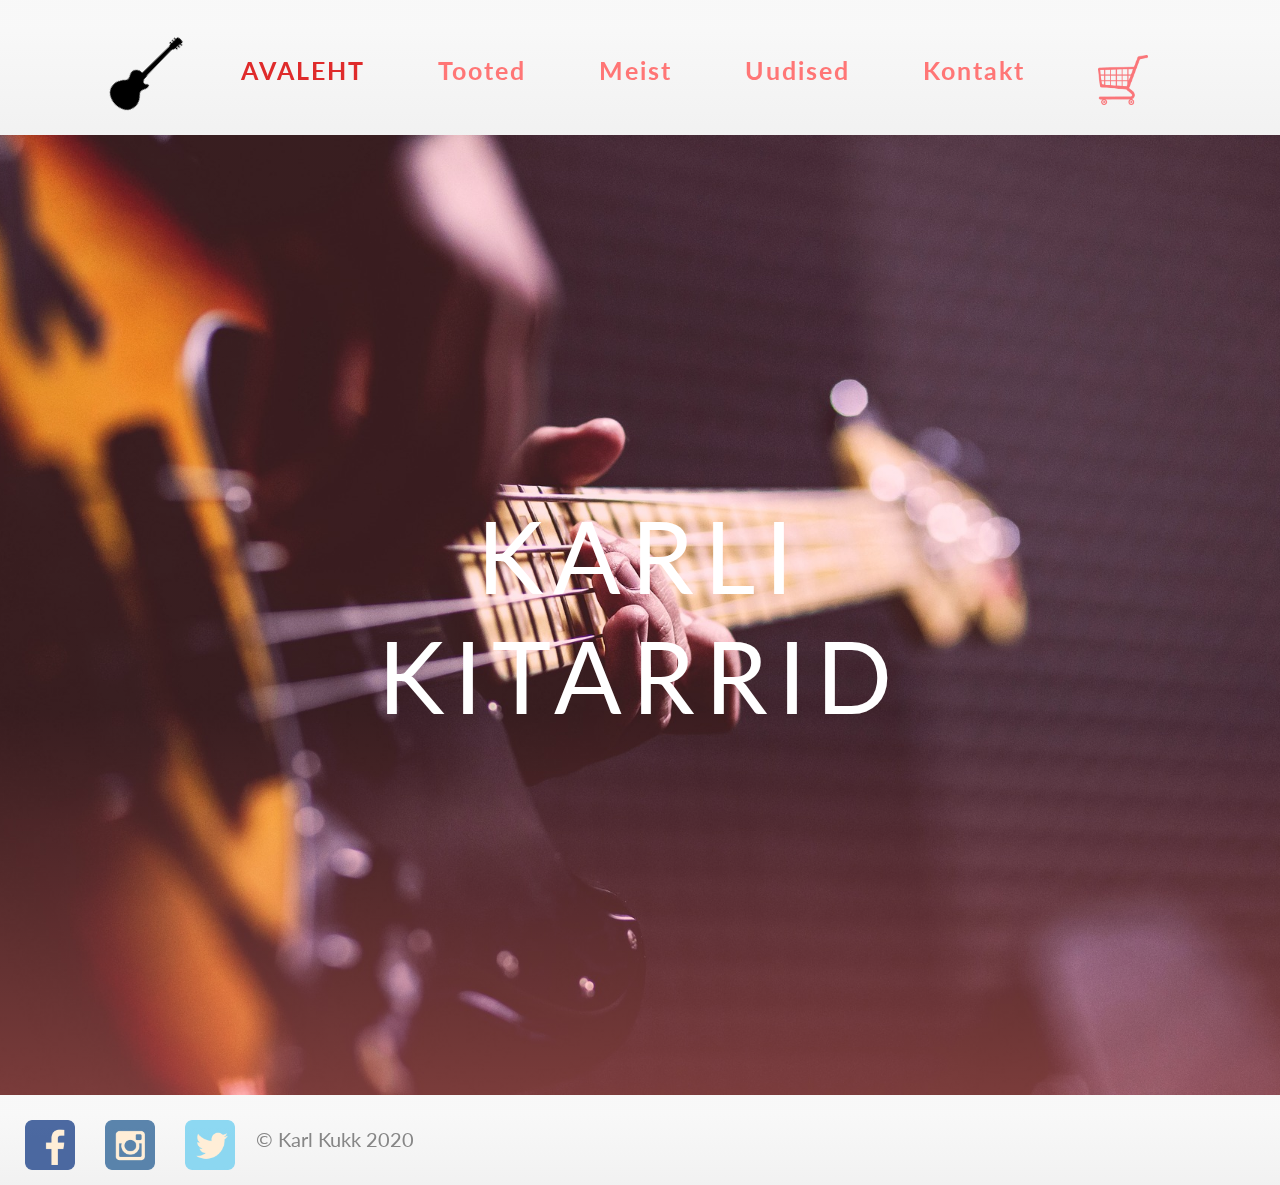
<file: index.html>
<!DOCTYPE html>
<html lang="en">
  <head>
    <meta charset="UTF-8" />
    <meta name="viewport" content="width=device-width, initial-scale=1.0" />
    <link rel="stylesheet" href="style.css" />
    <link rel="stylesheet" href="queries.css" />
    <link
      href="https://fonts.googleapis.com/css2?family=Lato:wght@400;700&display=swap"
      rel="stylesheet"
    />
    <title>Karli Kitarrid</title>
  </head>
  <body>
    <header>
      <div class="header-container">
        <div class="header-container__left">
          <object data="Guitar-Silhouette1.svg" type="image/svg+xml" class="svg"></object>
        </div>
        <div class="header-container__right">
          <nav>
            <input id="hamburger" type="checkbox" class="hamburger" />
              <label class="hamburger-icon" for="hamburger">
                <div class="line upper-line"></div>
                <div class="line middle-line"></div>
                <div class="line lower-line"></div>
              </label>
            <ul class="nav-ul">
              <li><a href="index.html" class="active">AVALEHT</a></li>
              <li><a href="tooted.html">Tooted</a></li>
              <li><a href="tutvustus.html">Meist</a></li>
              <li><a href="uudised.html">Uudised</a></li>
              <li><a href="kontakt.html">Kontakt</a></li>
              <li>
                <a href="ostukorv.html"><img src="cart.png" class="cart" /></a>
              </li>
            </ul>
          </nav>
        </div>
      </div>
    </header>
    <main>
      <div class="header-image-index">
        <h1>KARLI KITARRID</h1>
      </div>
      <div class="container"></div>
    </main>
    <footer>
      <div class="footer-left">
        <img src="facebook.png" class="social" />
        <img src="instagram.png" class="social" />
        <img src="twitter.png" class="social" />
      </div>
      <div class="footer-right">
        <p>&copy; Karl Kukk 2020</p>
      </div>
    </footer>
  </body>
</html>
</file>
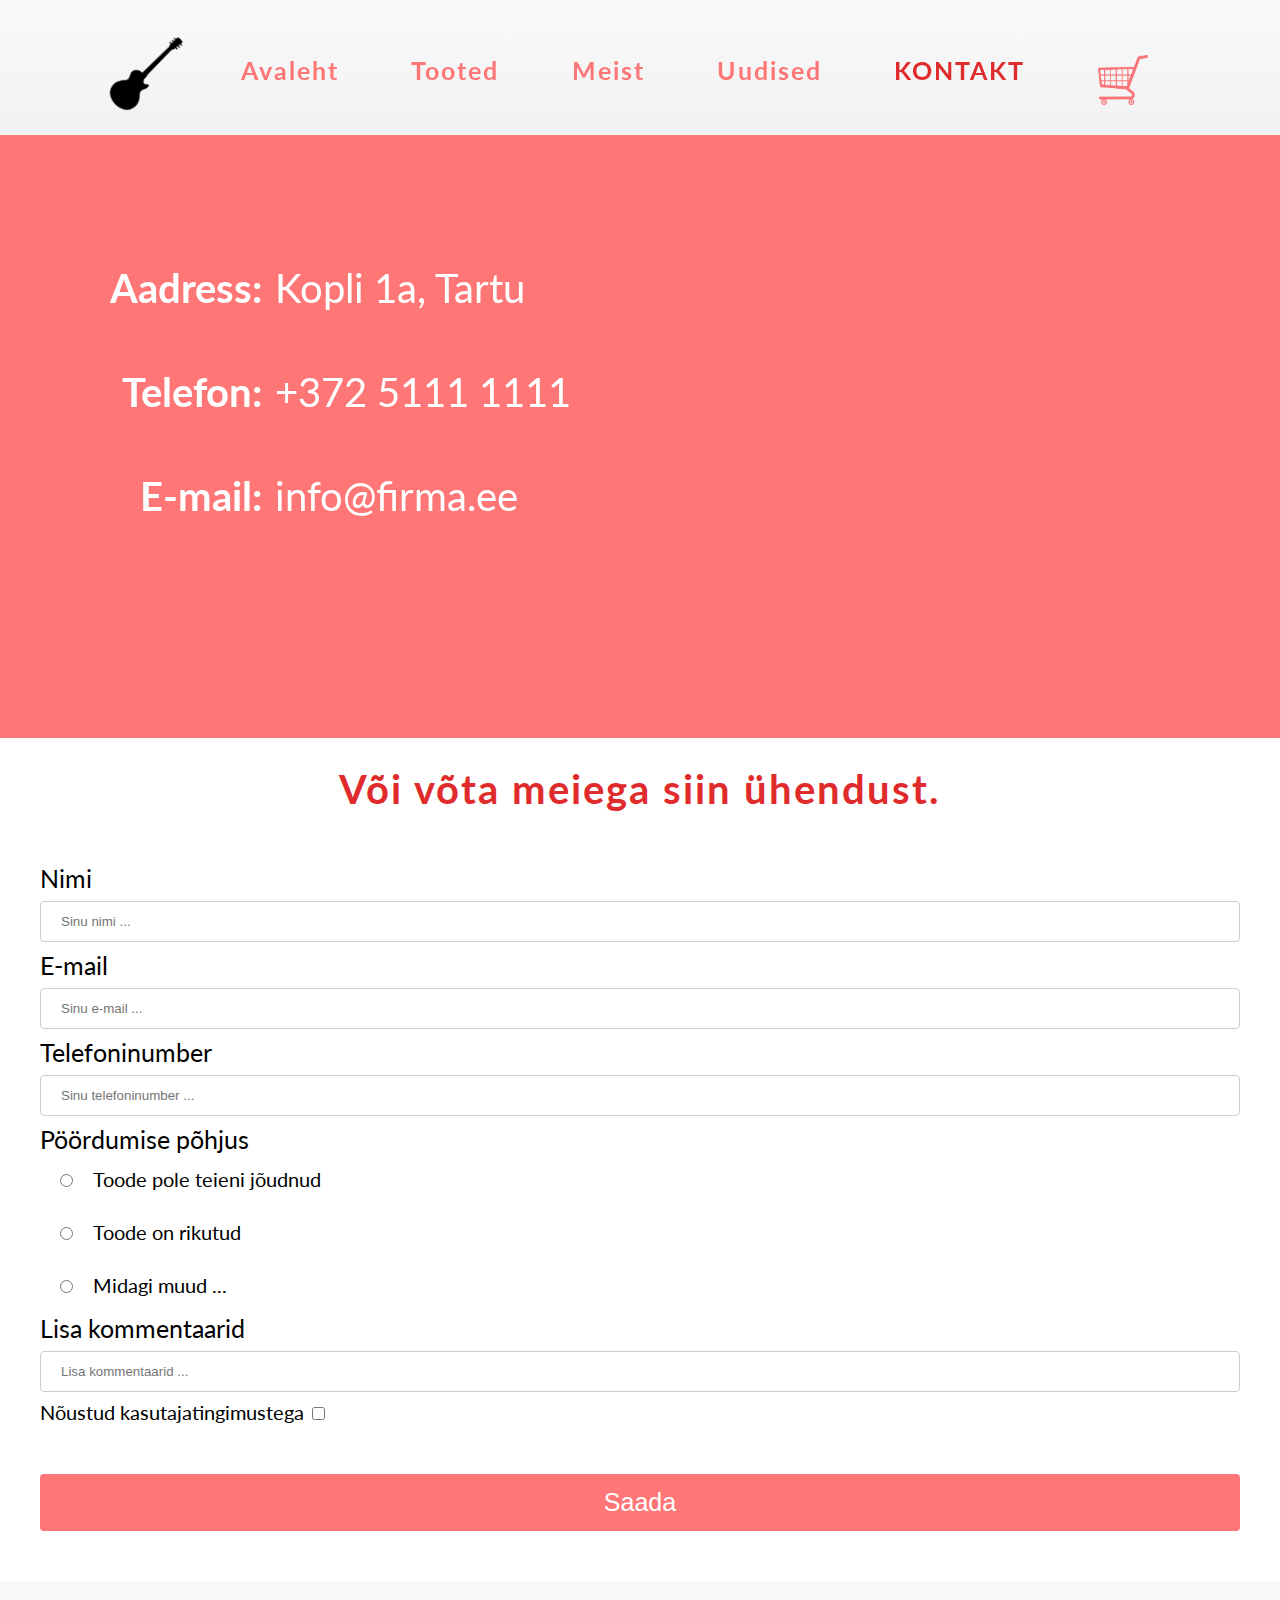
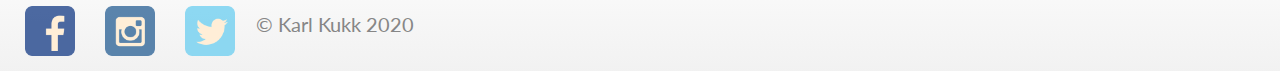
<file: kontakt.html>
<!DOCTYPE html>
<html lang="en">
  <head>
    <meta charset="UTF-8" />
    <meta name="viewport" content="width=device-width, initial-scale=1.0" />
    <link rel="stylesheet" href="style.css" />
    <link rel="stylesheet" href="queries.css" />
    <link
      href="https://fonts.googleapis.com/css2?family=Lato:wght@400;700&display=swap"
      rel="stylesheet"
    />
    <title>Karli Kitarrid</title>
  </head>
  <body>
    <header>
      <div class="header-container">
        <div class="header-container__left">
          <object data="Guitar-Silhouette1.svg" type="image/svg+xml" class="svg"></object>
        </div>
        <div class="header-container__right">
          <nav>
            <input id="hamburger" type="checkbox" class="hamburger" />
              <label class="hamburger-icon" for="hamburger">
                <div class="line upper-line"></div>
                <div class="line middle-line"></div>
                <div class="line lower-line"></div>
              </label>
            <ul class="nav-ul">
              <li><a href="index.html">Avaleht</a></li>
              <li><a href="tooted.html">Tooted</a></li>
              <li><a href="tutvustus.html">Meist</a></li>
              <li><a href="uudised.html">Uudised</a></li>
              <li><a href="kontakt.html" class="active">KONTAKT</a></li>
              <li>
                <a href="ostukorv.html"><img src="cart.png" class="cart" /></a>
              </li>
            </ul>
          </nav>
        </div>
      </div>
    </header>
    <main>
      <div class="taust-roosa">
        <div class="container">
          <section class="contact-info">
            <div class="contact-info__left">
              <table>
                <tr>
                  <td>Aadress:</td>
                  <td>Kopli 1a, Tartu</td>
                </tr>
                <tr>
                  <td>Telefon:</td>
                  <td>+372 5111 1111</td>
                </tr>
                <tr>
                  <td>E-mail:</td>
                  <td>info@firma.ee</td>
                </tr>
              </table>
            </div>
            <div class="contact-info__right">
              <iframe
                src="https://www.google.com/maps/embed?pb=!1m18!1m12!1m3!1d2093.5604573368637!2d26.712132216151904!3d58.35021649617709!2m3!1f0!2f0!3f0!3m2!1i1024!2i768!4f13.1!3m3!1m2!1s0x46eb3747e8c9e947%3A0xcbc461423c9d99c8!2sKopli%201a%2C%2050115%20Tartu!5e0!3m2!1set!2see!4v1599203136826!5m2!1set!2see"
                width="500"
                height="400"
                frameborder="0"
                style="border: 0"
                allowfullscreen=""
                aria-hidden="false"
                tabindex="0"
              ></iframe>
            </div>
          </section>
        </div>
      </div>
      <div class="container">
        <div class="vorm">
          <h1>Või võta meiega siin ühendust.</h1>
          <form>
            <label>Nimi</label>
            <input type="text" placeholder="Sinu nimi ..." />
            <label>E-mail</label>
            <input type="email" placeholder="Sinu e-mail ..." />
            <label>Telefoninumber</label>
            <input type="tel" placeholder="Sinu telefoninumber ..." />
            <label>Pöördumise põhjus</label>

            <div class="radio-label">
              <input type="radio" /><label class="radio"
                >Toode pole teieni jõudnud</label
              >
            </div>
            <div class="radio-label">
              <input type="radio" /><label class="radio"
                >Toode on rikutud</label
              >
            </div>
            <div class="radio-label">
              <input type="radio" /><label class="radio">Midagi muud ...</label>
            </div>

            <label>Lisa kommentaarid</label>
            <input type="text" placeholder="Lisa kommentaarid ..." />
            <label class="checkbox-label">Nõustud kasutajatingimustega</label>
            <input type="checkbox" />

            <input type="submit" value="Saada" />
          </form>
        </div>
      </div>
    </main>
    <footer>
      <div class="footer-left">
        <img src="facebook.png" class="social" />
        <img src="instagram.png" class="social" />
        <img src="twitter.png" class="social" />
      </div>
      <div class="footer-right">
        <p>&copy; Karl Kukk 2020</p>
      </div>
    </footer>
  </body>
</html>
</file>
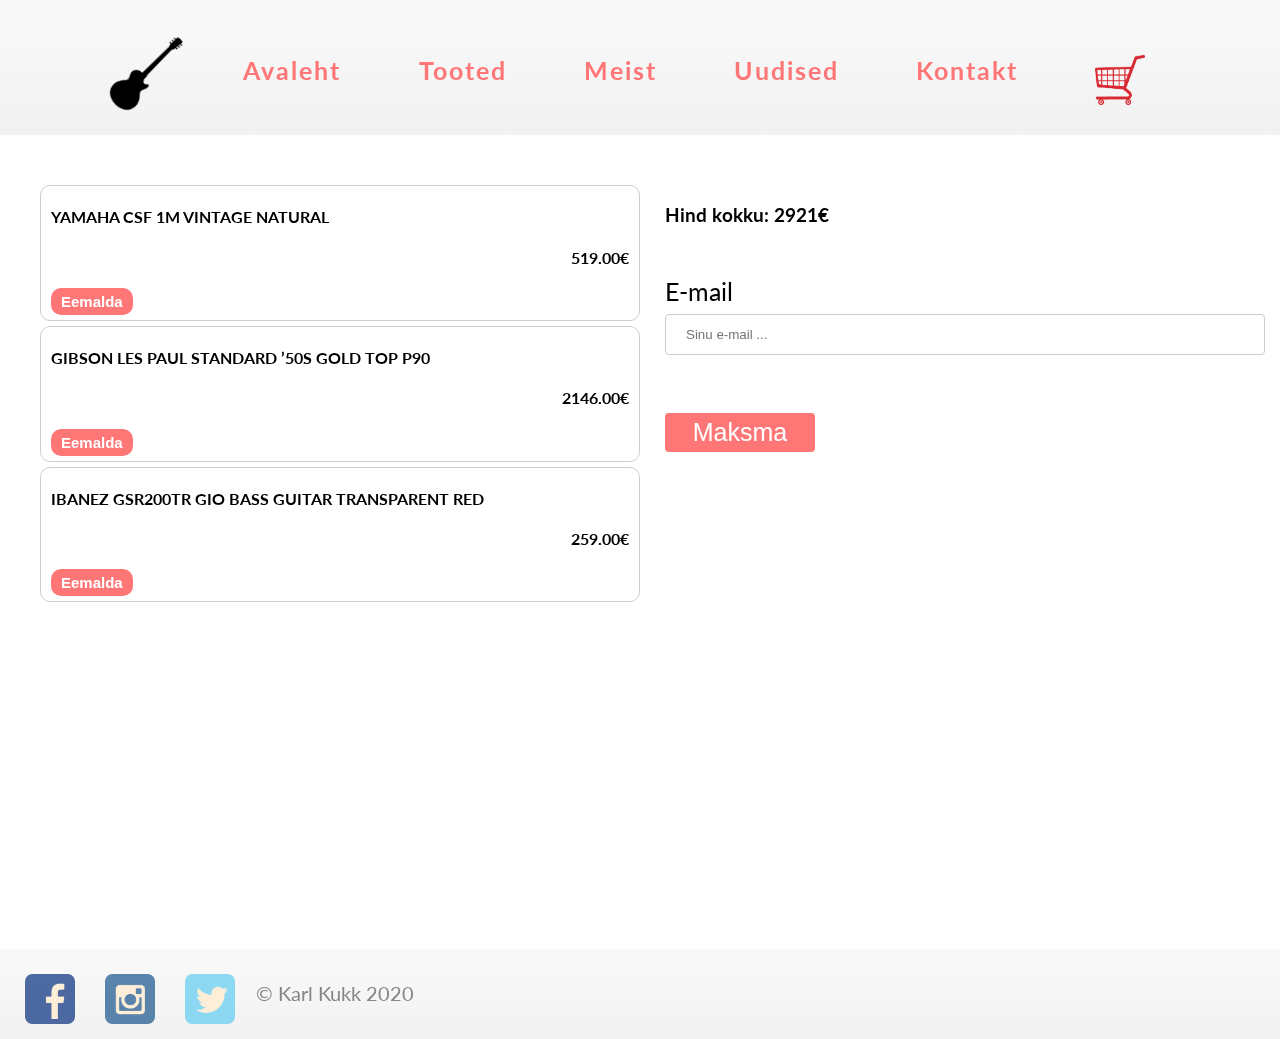
<file: ostukorv.html>
<!DOCTYPE html>
<html lang="en">
  <head>
    <meta charset="UTF-8" />
    <meta name="viewport" content="width=device-width, initial-scale=1.0" />
    <link rel="stylesheet" href="style.css" />
    <link rel="stylesheet" href="queries.css" />
    <link
      href="https://fonts.googleapis.com/css2?family=Lato:wght@400;700&display=swap"
      rel="stylesheet"
    />
    <title>Karli Kitarrid</title>
  </head>
  <body>
    <header>
      <div class="header-container">
        <div class="header-container__left">
          <object data="Guitar-Silhouette1.svg" type="image/svg+xml" class="svg"></object>
        </div>
        <div class="header-container__right">
          <nav>
            <input id="hamburger" type="checkbox" class="hamburger" />
              <label class="hamburger-icon" for="hamburger">
                <div class="line upper-line"></div>
                <div class="line middle-line"></div>
                <div class="line lower-line"></div>
              </label>
            <ul class="nav-ul">
              <li><a href="index.html">Avaleht</a></li>
              <li><a href="tooted.html">Tooted</a></li>
              <li><a href="tutvustus.html">Meist</a></li>
              <li><a href="uudised.html">Uudised</a></li>
              <li><a href="kontakt.html">Kontakt</a></li>
              <li>
                <a href="ostukorv.html" class="active"
                  ><img src="cart-active.png" class="cart"
                /></a>
              </li>
            </ul>
          </nav>
        </div>
      </div>
    </header>
    <main>

      <div class="container">
        <div class="ostukorv">
          <div class="ostukorv-left">
            
            <div class="ostukorv-item">
              <h4>YAMAHA CSF 1M VINTAGE NATURAL</h4>
              <h4 class="ostukorv-hind">519.00€</h4>
              <button class="btn-ostukorv">Eemalda</button>
            </div>

            <div class="ostukorv-item">
              <h4>GIBSON LES PAUL STANDARD ’50S GOLD TOP P90</h4>
              <h4 class="ostukorv-hind">2146.00€</h4>
              <button class="btn-ostukorv">Eemalda</button>
            </div>

            <div class="ostukorv-item">
              <h4>IBANEZ GSR200TR GIO BASS GUITAR TRANSPARENT RED</h4>
              <h4 class="ostukorv-hind">259.00€</h4>
              <button class="btn-ostukorv">Eemalda</button>
            </div>

          </div>
          <div class="ostukorv-right">
            <h3>Hind kokku: 2921€</h3>
            <form>
              <label>E-mail</label>
              <input type="email" placeholder="Sinu e-mail ..." />
            </form>

            <a href="success.html"><button class="btn-maksma">Maksma</button></a>
          </div>
        </div>
      </div>

    </main>
    <footer>
      <div class="footer-left">
        <img src="facebook.png" class="social" />
        <img src="instagram.png" class="social" />
        <img src="twitter.png" class="social" />
      </div>
      <div class="footer-right">
        <p>&copy; Karl Kukk 2020</p>
      </div>
    </footer>
  </body>
</html>
</file>
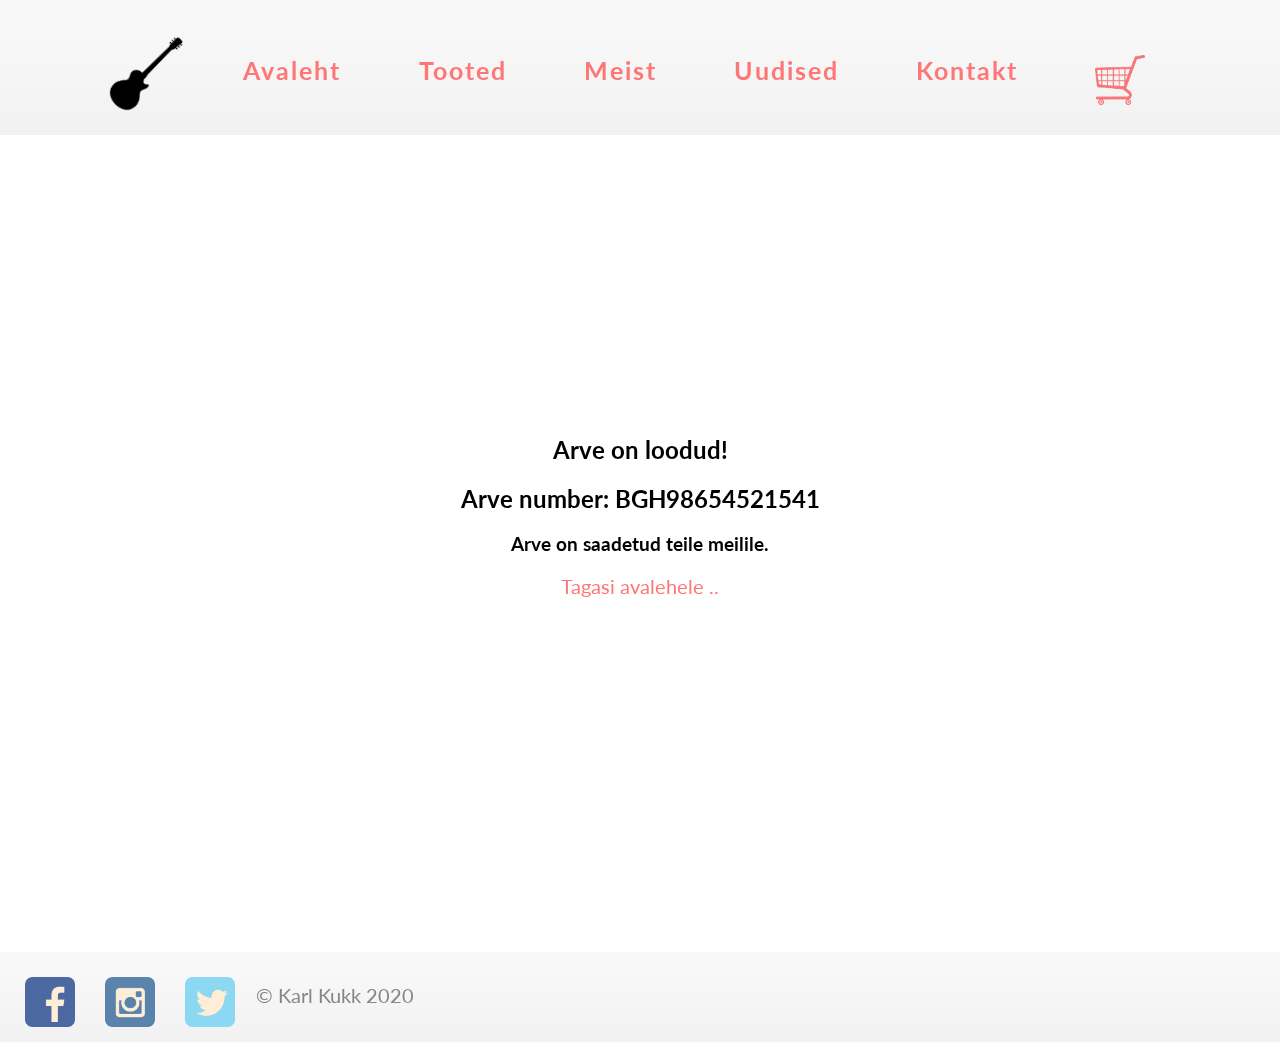
<file: success.html>
<!DOCTYPE html>
<html lang="en">
  <head>
    <meta charset="UTF-8" />
    <meta name="viewport" content="width=device-width, initial-scale=1.0" />
    <link rel="stylesheet" href="style.css" />
    <link rel="stylesheet" href="queries.css" />
    <link
      href="https://fonts.googleapis.com/css2?family=Lato:wght@400;700&display=swap"
      rel="stylesheet"
    />
    <title>Karli Kitarrid</title>
  </head>
  <body>
    <header>
      <div class="header-container">
        <div class="header-container__left">
          <object data="Guitar-Silhouette1.svg" type="image/svg+xml" class="svg"></object>
        </div>
        <div class="header-container__right">
          <nav>
            <input id="hamburger" type="checkbox" class="hamburger" />
              <label class="hamburger-icon" for="hamburger">
                <div class="line upper-line"></div>
                <div class="line middle-line"></div>
                <div class="line lower-line"></div>
              </label>
            <ul class="nav-ul">
              <li><a href="index.html">Avaleht</a></li>
              <li><a href="tooted.html">Tooted</a></li>
              <li><a href="tutvustus.html">Meist</a></li>
              <li><a href="uudised.html">Uudised</a></li>
              <li><a href="kontakt.html">Kontakt</a></li>
              <li>
                <a href="ostukorv.html"><img src="cart.png" class="cart" /></a>
              </li>
            </ul>
          </nav>
        </div>
      </div>
    </header>
    <main>
      <div class="container">
        <div class="success">
          <h2>Arve on loodud!</h2>
          <h2>Arve number: BGH98654521541</h2>
          <h3>Arve on saadetud teile meilile.</h3>
          <a href="index.html">Tagasi avalehele ..</a>
        </div>
      </div>
    </main>
    <footer>
      <div class="footer-left">
        <img src="facebook.png" class="social" />
        <img src="instagram.png" class="social" />
        <img src="twitter.png" class="social" />
      </div>
      <div class="footer-right">
        <p>&copy; Karl Kukk 2020</p>
      </div>
    </footer>
  </body>
</html>
</file>
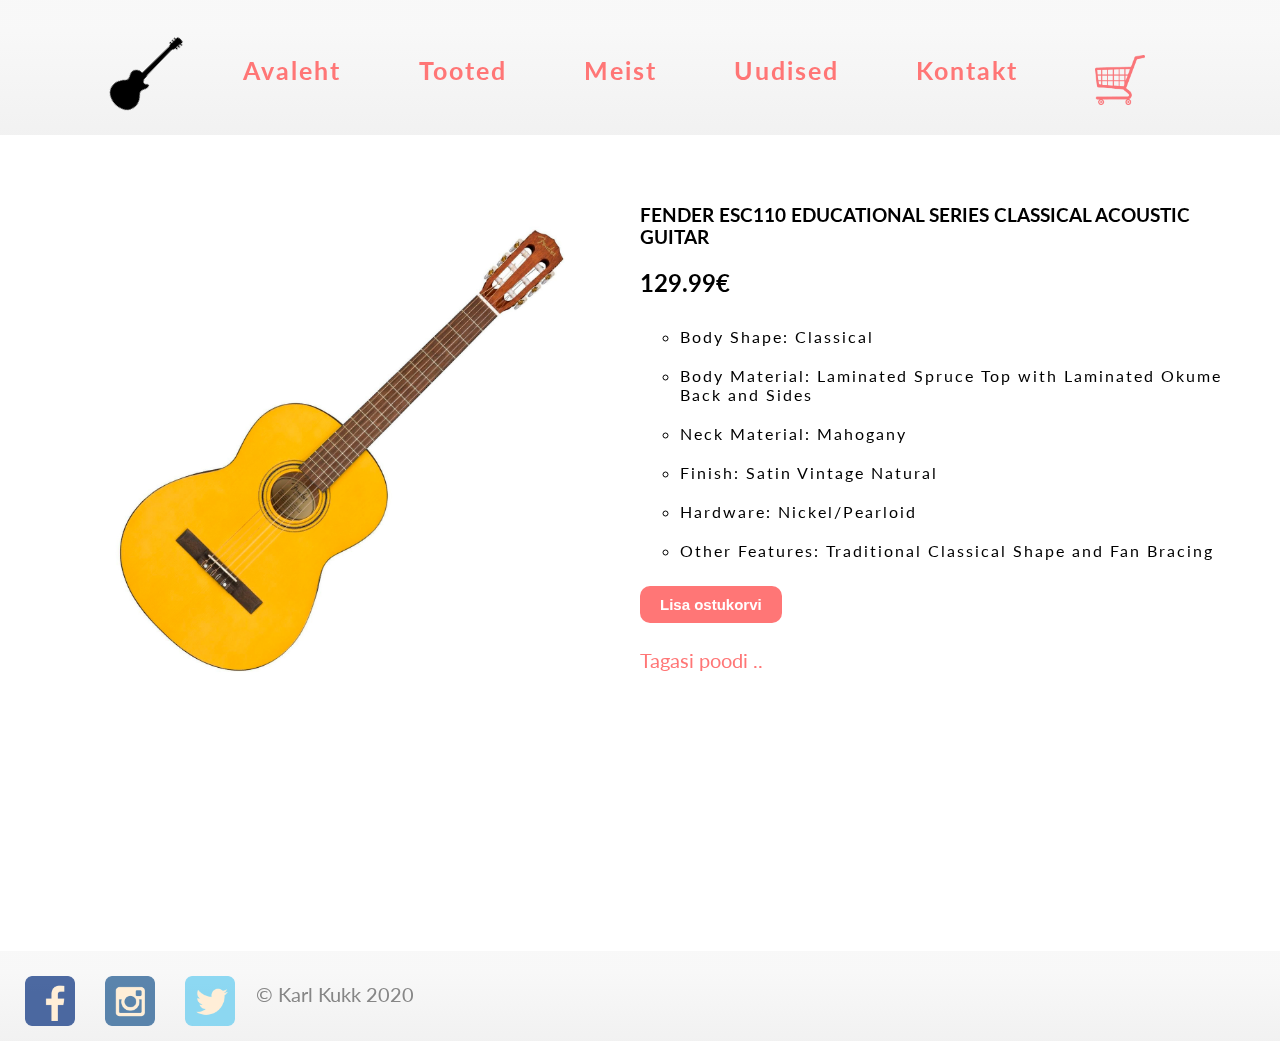
<file: toode.html>
<!DOCTYPE html>
<html lang="en">
  <head>
    <meta charset="UTF-8" />
    <meta name="viewport" content="width=device-width, initial-scale=1.0" />
    <link rel="stylesheet" href="style.css" />
    <link rel="stylesheet" href="queries.css" />
    <link
      href="https://fonts.googleapis.com/css2?family=Lato:wght@400;700&display=swap"
      rel="stylesheet"
    />
    <title>Karli Kitarrid</title>
  </head>
  <body>
    <header>
      <div class="header-container">
        <div class="header-container__left">
          <object data="Guitar-Silhouette1.svg" type="image/svg+xml" class="svg"></object>
        </div>
        <div class="header-container__right">
          <nav>
            <input id="hamburger" type="checkbox" class="hamburger" />
              <label class="hamburger-icon" for="hamburger">
                <div class="line upper-line"></div>
                <div class="line middle-line"></div>
                <div class="line lower-line"></div>
              </label>
            <ul class="nav-ul">
              <li><a href="index.html">Avaleht</a></li>
              <li><a href="tooted.html">Tooted</a></li>
              <li><a href="tutvustus.html">Meist</a></li>
              <li><a href="uudised.html">Uudised</a></li>
              <li><a href="kontakt.html">Kontakt</a></li>
              <li>
                <a href="ostukorv.html"><img src="cart.png" class="cart" /></a>
              </li>
            </ul>
          </nav>
        </div>
      </div>
    </header>
    <main>

      <div class="container">
        <div class="toode">
          
          <div class="toode-left">
            <div class="img-wrapper"><img src="kitarr1.jpg" /></div>
          </div>
          <div class="toode-right">
            <h3>FENDER ESC110 EDUCATIONAL SERIES CLASSICAL ACOUSTIC GUITAR
            </h3>
            <h2>129.99€</h2>
            <ul class="toode-ul">
              <li class="toode-li">Body Shape: Classical</li>
              <li>Body Material: Laminated Spruce Top with Laminated Okume Back and Sides</li>
              <li>Neck Material: Mahogany</li>
              <li>Finish: Satin Vintage Natural</li>
              <li>Hardware: Nickel/Pearloid</li>
              <li>Other Features: Traditional Classical Shape and Fan Bracing</li>
            </ul>
            <button class="btn-toode">Lisa ostukorvi</button>
            <a href="tooted.html" class="back">Tagasi poodi ..</a>
          </div>
        </div>
      </div>
    </main>
    <footer>
      <div class="footer-left">
        <img src="facebook.png" class="social" />
        <img src="instagram.png" class="social" />
        <img src="twitter.png" class="social" />
      </div>
      <div class="footer-right">
        <p>&copy; Karl Kukk 2020</p>
      </div>
    </footer>
  </body>
</html>
</file>
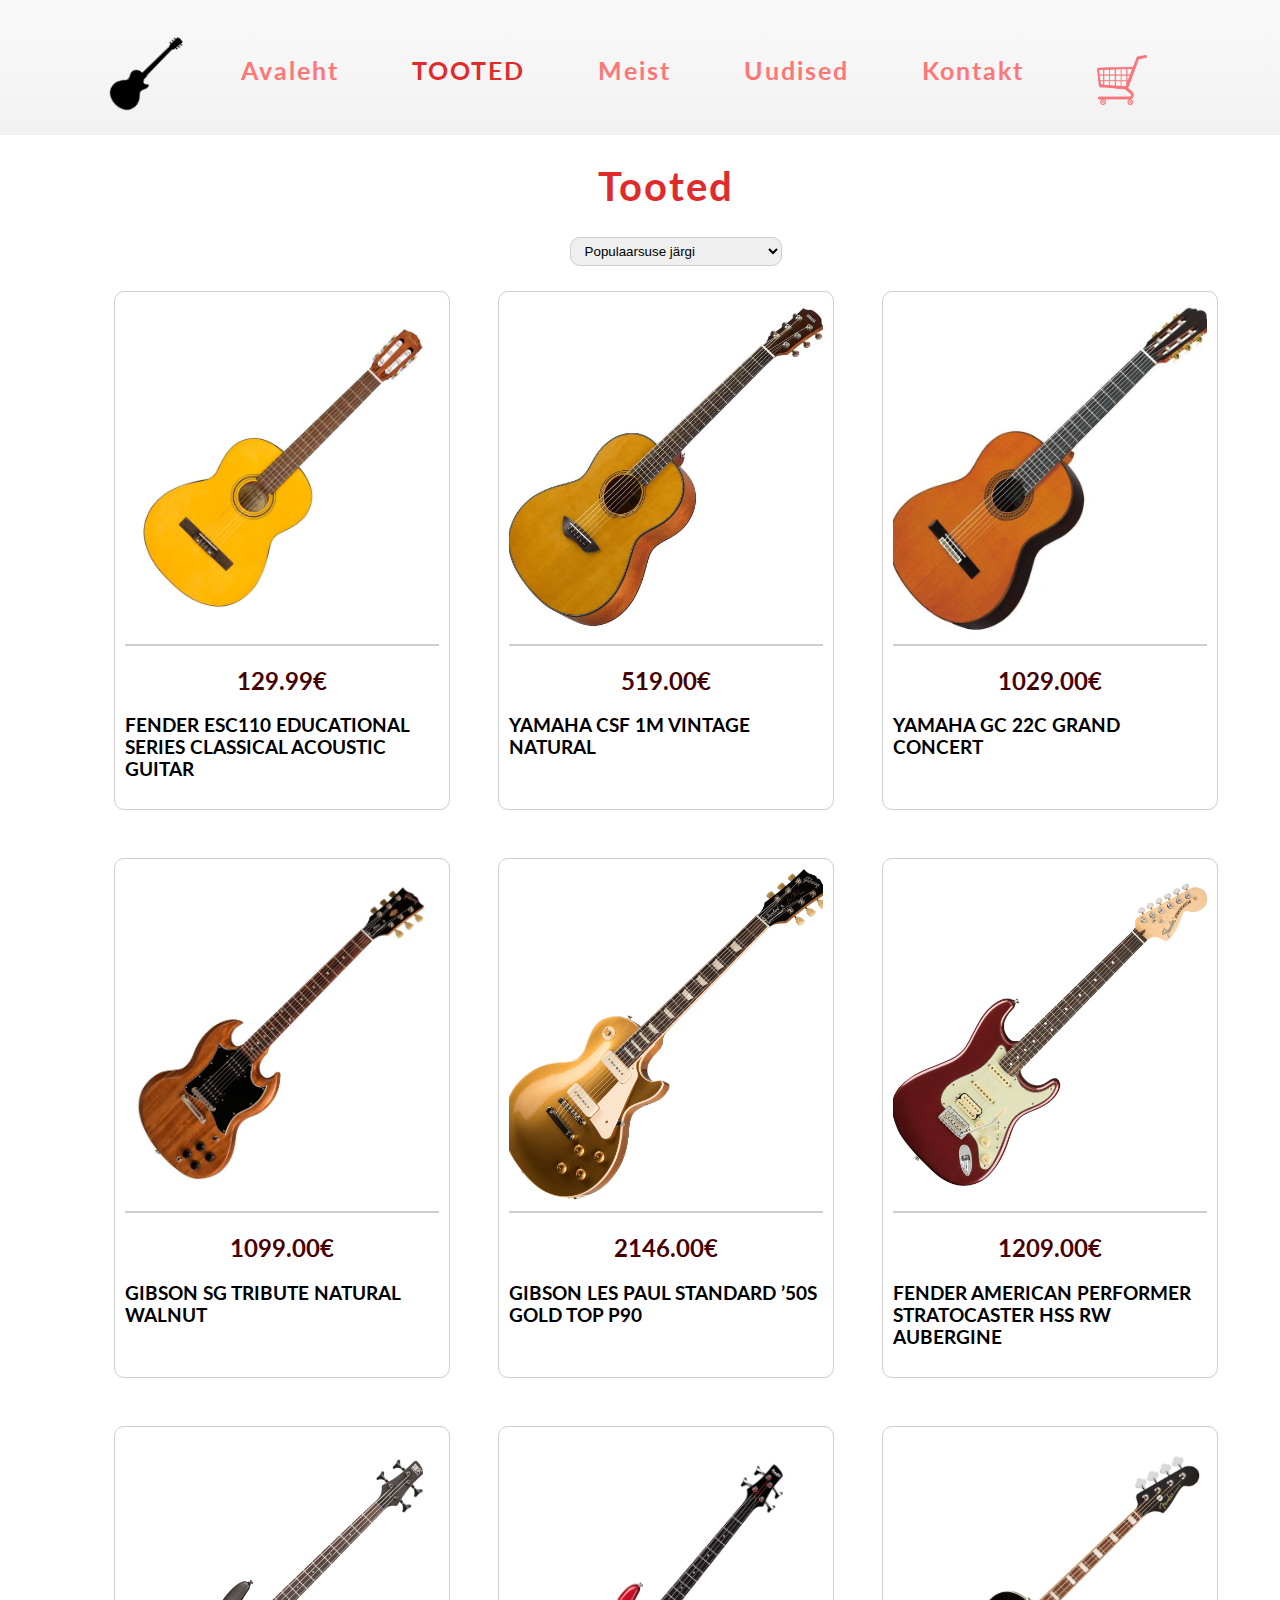
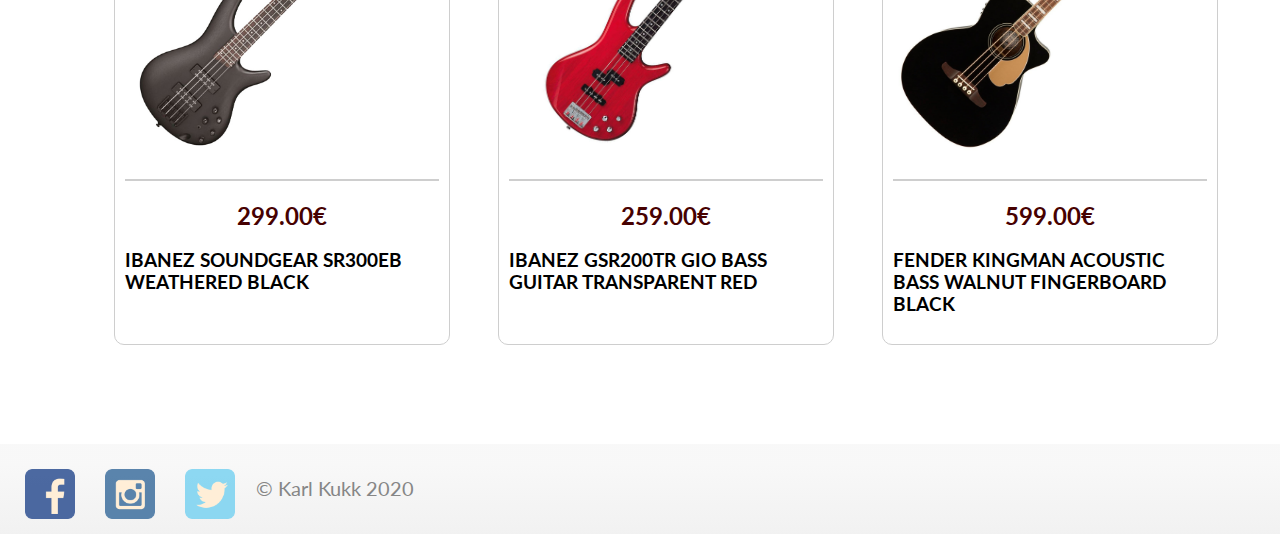
<file: tooted.html>
<!DOCTYPE html>
<html lang="en">
  <head>
    <meta charset="UTF-8" />
    <meta name="viewport" content="width=device-width, initial-scale=1.0" />
    <link rel="stylesheet" href="style.css" />
    <link rel="stylesheet" href="queries.css" />
    <link
      href="https://fonts.googleapis.com/css2?family=Lato:wght@400;700&display=swap"
      rel="stylesheet"
    />
    <title>Karli Kitarrid</title>
  </head>
  <body>
    <header>
      <div class="header-container">
        <div class="header-container__left">
          <object data="Guitar-Silhouette1.svg" type="image/svg+xml" class="svg"></object>
        </div>
        <div class="header-container__right">
          <nav>
            <input id="hamburger" type="checkbox" class="hamburger" />
              <label class="hamburger-icon" for="hamburger">
                <div class="line upper-line"></div>
                <div class="line middle-line"></div>
                <div class="line lower-line"></div>
              </label>
            <ul class="nav-ul">
              <li><a href="index.html">Avaleht</a></li>
              <li><a href="tooted.html" class="active">TOOTED</a></li>
              <li><a href="tutvustus.html">Meist</a></li>
              <li><a href="uudised.html">Uudised</a></li>
              <li><a href="kontakt.html">Kontakt</a></li>
              <li>
                <a href="ostukorv.html"><img src="cart.png" class="cart" /></a>
              </li>
            </ul>
          </nav>
        </div>
      </div>
    </header>
    <main>


      <section class="tooted">
        <div class="container">
        <h1>Tooted</h1>
        <select>
          <option>Populaarsuse järgi</option>
          <option>Hind madalamast kõrgemani</option>
          <option>Hind kõrgemast madalamani</option>
        </select>
      
        <div class="tooted-content">
          
          <div class="image-wrapper">
            <a href="toode.html">
            <img src="kitarr1.jpg" alt="Kitarr" style="height: 331px; width: 314px;"/>
            <hr>
            <h2>129.99€</h2>
            <h3>FENDER ESC110 EDUCATIONAL SERIES CLASSICAL ACOUSTIC GUITAR
            </h3>
          </a>
          </div>
        
          <div class="image-wrapper">
            <a href="toode.html">
            <img src="kitarr2.jpg" alt="Kitarr" style="height: 331px; width: 314px;"/>
            <hr>
            <h2>519.00€</h2>
            <h3>YAMAHA CSF 1M VINTAGE NATURAL</h3>
          </a>
          </div>

          <div class="image-wrapper">
            <a href="toode.html">
            <img src="kitarr3.jpg" alt="Kitarr" style="height: 331px; width: 314px;"/>
            <hr>
            <h2>1029.00€</h2>
            <h3>YAMAHA GC 22C GRAND CONCERT</h3>
          </a>
          </div>

          <div class="image-wrapper">
            <a href="toode.html">
            <img src="kitarr4.jpg" alt="Kitarr" style="height: 331px; width: 314px;"/>
            <hr>
            <h2>1099.00€</h2>
            <h3>
              GIBSON SG TRIBUTE NATURAL WALNUT
              </h3>
          </a>
          </div>

          <div class="image-wrapper">
            <a href="toode.html">
            <img src="kitarr5.jpg" alt="Kitarr" style="height: 331px; width: 314px;"/>
            <hr>
            <h2>2146.00€</h2>
            <h3>GIBSON LES PAUL STANDARD ’50S GOLD TOP P90</h3>
          </a>
          </div>

          <div class="image-wrapper">
            <a href="toode.html">
            <img src="kitarr6.jpg" alt="Kitarr" style="height: 331px; width: 314px;"/>
            <hr>
            <h2>1209.00€</h2>
            <h3>FENDER AMERICAN PERFORMER STRATOCASTER HSS RW AUBERGINE</h3>
          </a>
          </div>

          <div class="image-wrapper">
            <a href="toode.html">
            <img src="kitarr7.jpg" alt="Kitarr" style="height: 331px; width: 314px;"/>
            <hr>
            <h2>299.00€</h2>
            <h3>IBANEZ SOUNDGEAR SR300EB WEATHERED BLACK</h3>
          </a>
          </div>

          <div class="image-wrapper">
            <a href="toode.html">
            <img src="kitarr8.jpg" alt="Kitarr" style="height: 331px; width: 314px;"/>
            <hr>
            <h2>259.00€</h2>
            <h3>IBANEZ GSR200TR GIO BASS GUITAR TRANSPARENT RED</h3>
          </a>
          </div>

          <div class="image-wrapper">
            <a href="toode.html">
            <img src="kitarr9.jpg" alt="Kitarr" style="height: 331px; width: 314px;"/>
            <hr>
            <h2>599.00€</h2>
            <h3>FENDER KINGMAN ACOUSTIC BASS WALNUT FINGERBOARD BLACK</h3>
          </a>
          </div>

        </div>
      </div>
      </section>
    </main>
    <footer>
      <div class="footer-left">
        <img src="facebook.png" class="social" />
        <img src="instagram.png" class="social" />
        <img src="twitter.png" class="social" />
      </div>
      <div class="footer-right">
        <p>&copy; Karl Kukk 2020</p>
      </div>
    </footer>
  </body>
</html>
</file>
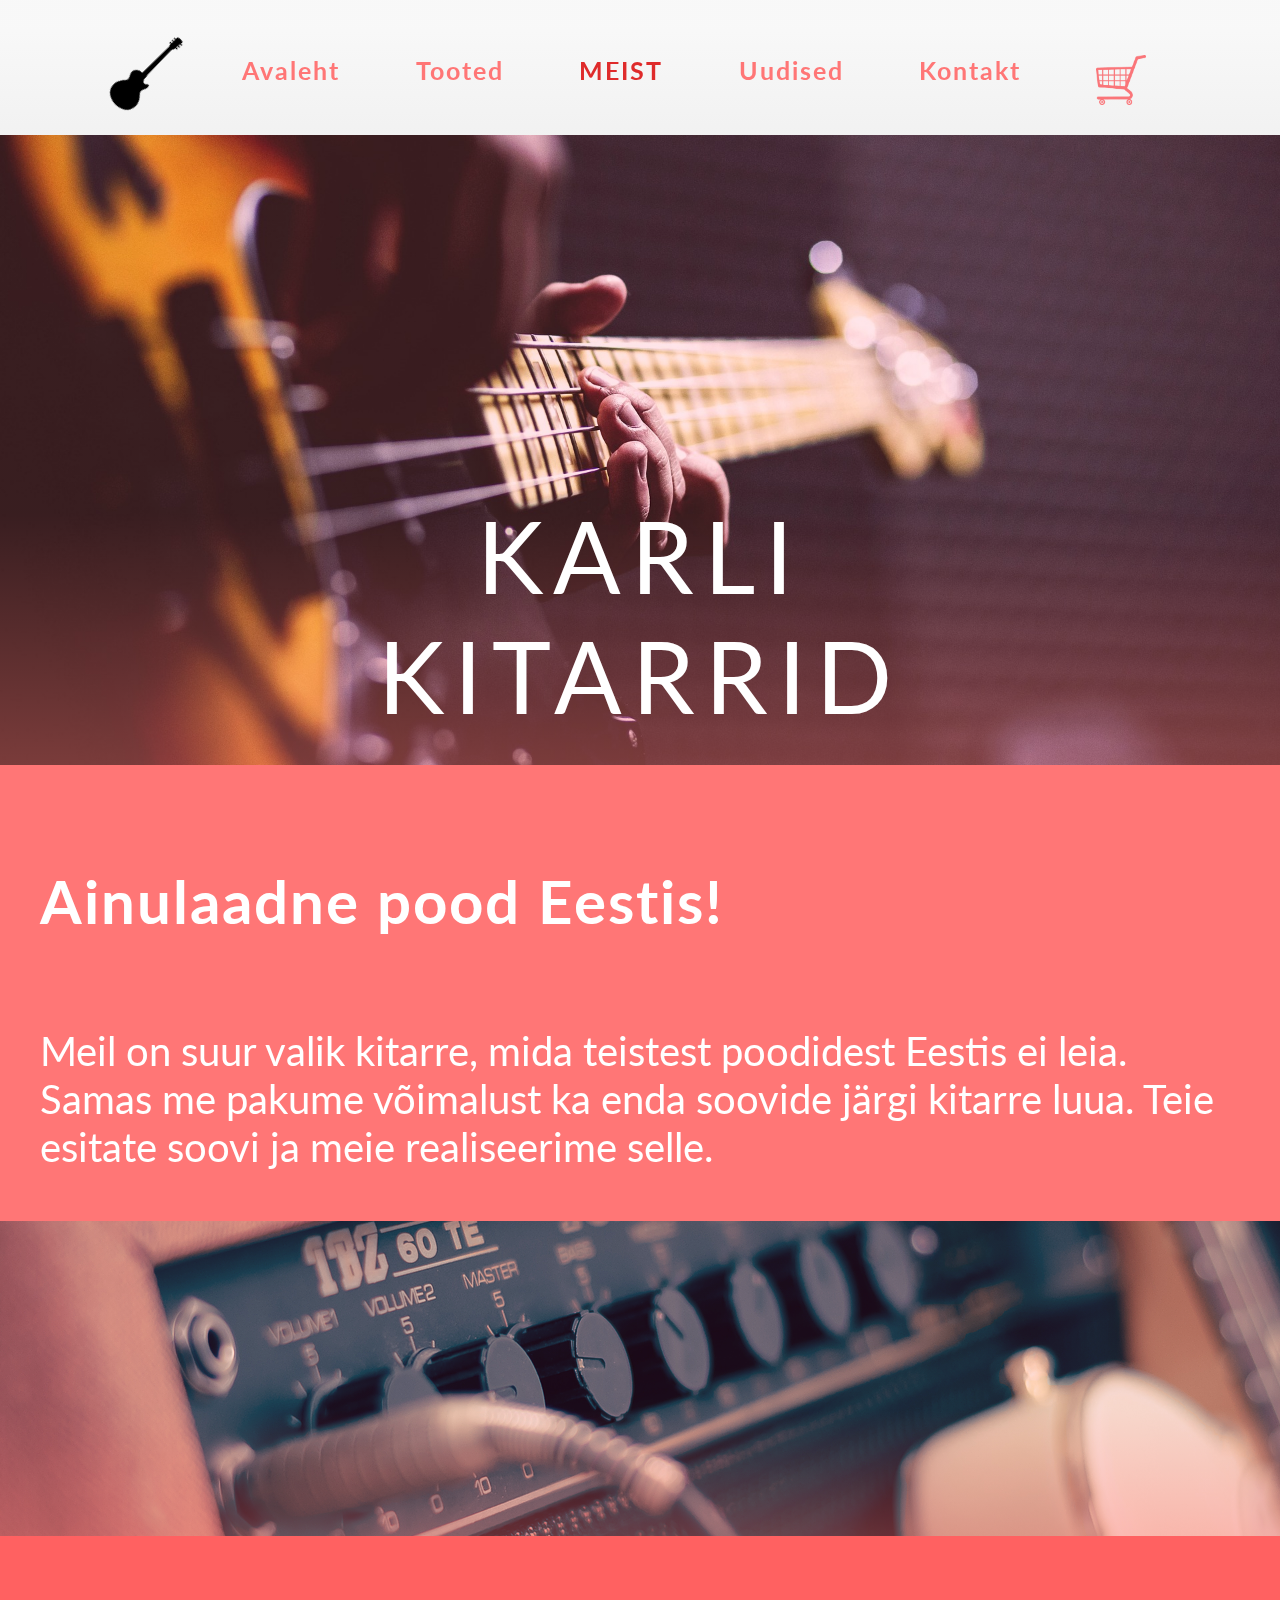
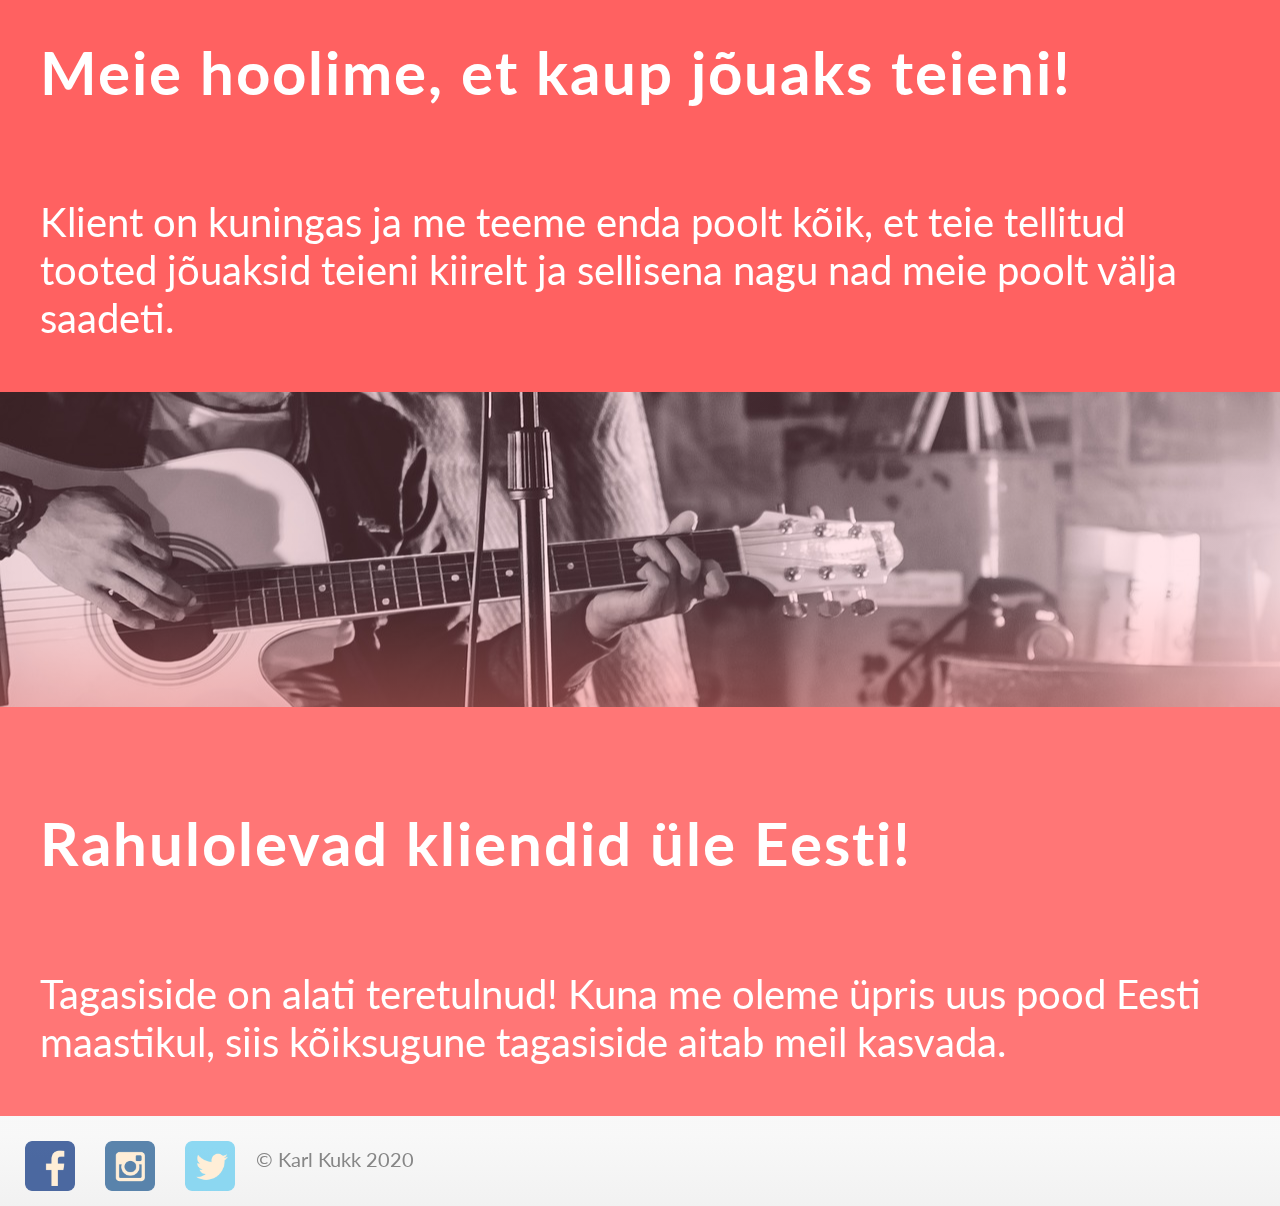
<file: tutvustus.html>
<!DOCTYPE html>
<html lang="en">
  <head>
    <meta charset="UTF-8" />
    <meta name="viewport" content="width=device-width, initial-scale=1.0" />
    <link rel="stylesheet" href="style.css" />
    <link rel="stylesheet" href="queries.css" />
    <link
      href="https://fonts.googleapis.com/css2?family=Lato:wght@400;700&display=swap"
      rel="stylesheet"
    />
    <title>Karli Kitarrid</title>
  </head>
  <body>
    <header>
      <div class="header-container">
        <div class="header-container__left">
          <object data="Guitar-Silhouette1.svg" type="image/svg+xml" class="svg"></object>
        </div>
        <div class="header-container__right">
          <nav>
            <input id="hamburger" type="checkbox" class="hamburger" />
              <label class="hamburger-icon" for="hamburger">
                <div class="line upper-line"></div>
                <div class="line middle-line"></div>
                <div class="line lower-line"></div>
              </label>
            <ul class="nav-ul">
              <li><a href="index.html">Avaleht</a></li>
              <li><a href="tooted.html">Tooted</a></li>
              <li><a href="tutvustus.html" class="active">MEIST</a></li>
              <li><a href="uudised.html">Uudised</a></li>
              <li><a href="kontakt.html">Kontakt</a></li>
              <li>
                <a href="ostukorv.html"><img src="cart.png" class="cart" /></a>
              </li>
            </ul>
          </nav>
        </div>
      </div>
    </header>
    <main>
      <div class="header-image">
        <h1>KARLI KITARRID</h1>
      </div>
      <div class="taust-roosa">
        <div class="container">
          <h1 class="h1-tutvustus">Ainulaadne pood Eestis!</h1>
          <p class="p-tutvustus">
            Meil on suur valik kitarre, mida teistest poodidest Eestis ei leia. Samas me pakume võimalust ka enda soovide järgi kitarre luua. Teie esitate soovi ja meie realiseerime selle.
          </p>
        </div>
      </div>
      <div class="vahe-pilt1"></div>
      <div class="taust-roosa2">
        <div class="container">
          <h1 class="h1-tutvustus">Meie hoolime, et kaup jõuaks teieni!</h1>
          <p class="p-tutvustus">
            Klient on kuningas ja me teeme enda poolt kõik, et teie tellitud tooted jõuaksid teieni kiirelt ja sellisena nagu nad meie poolt välja saadeti.
          </p>
        </div>
      </div>
      <div class="vahe-pilt2"></div>
      <div class="taust-roosa">
        <div class="container">
          <h1 class="h1-tutvustus">Rahulolevad kliendid üle Eesti!</h1>
          <p class="p-tutvustus">
            Tagasiside on alati teretulnud! Kuna me oleme üpris uus pood Eesti maastikul, siis kõiksugune tagasiside aitab meil kasvada.
          </p>
        </div>
      </div>
    </main>
    <footer>
      <div class="footer-left">
        <img src="facebook.png" class="social" />
        <img src="instagram.png" class="social" />
        <img src="twitter.png" class="social" />
      </div>
      <div class="footer-right">
        <p>&copy; Karl Kukk 2020</p>
      </div>
    </footer>
  </body>
</html>
</file>
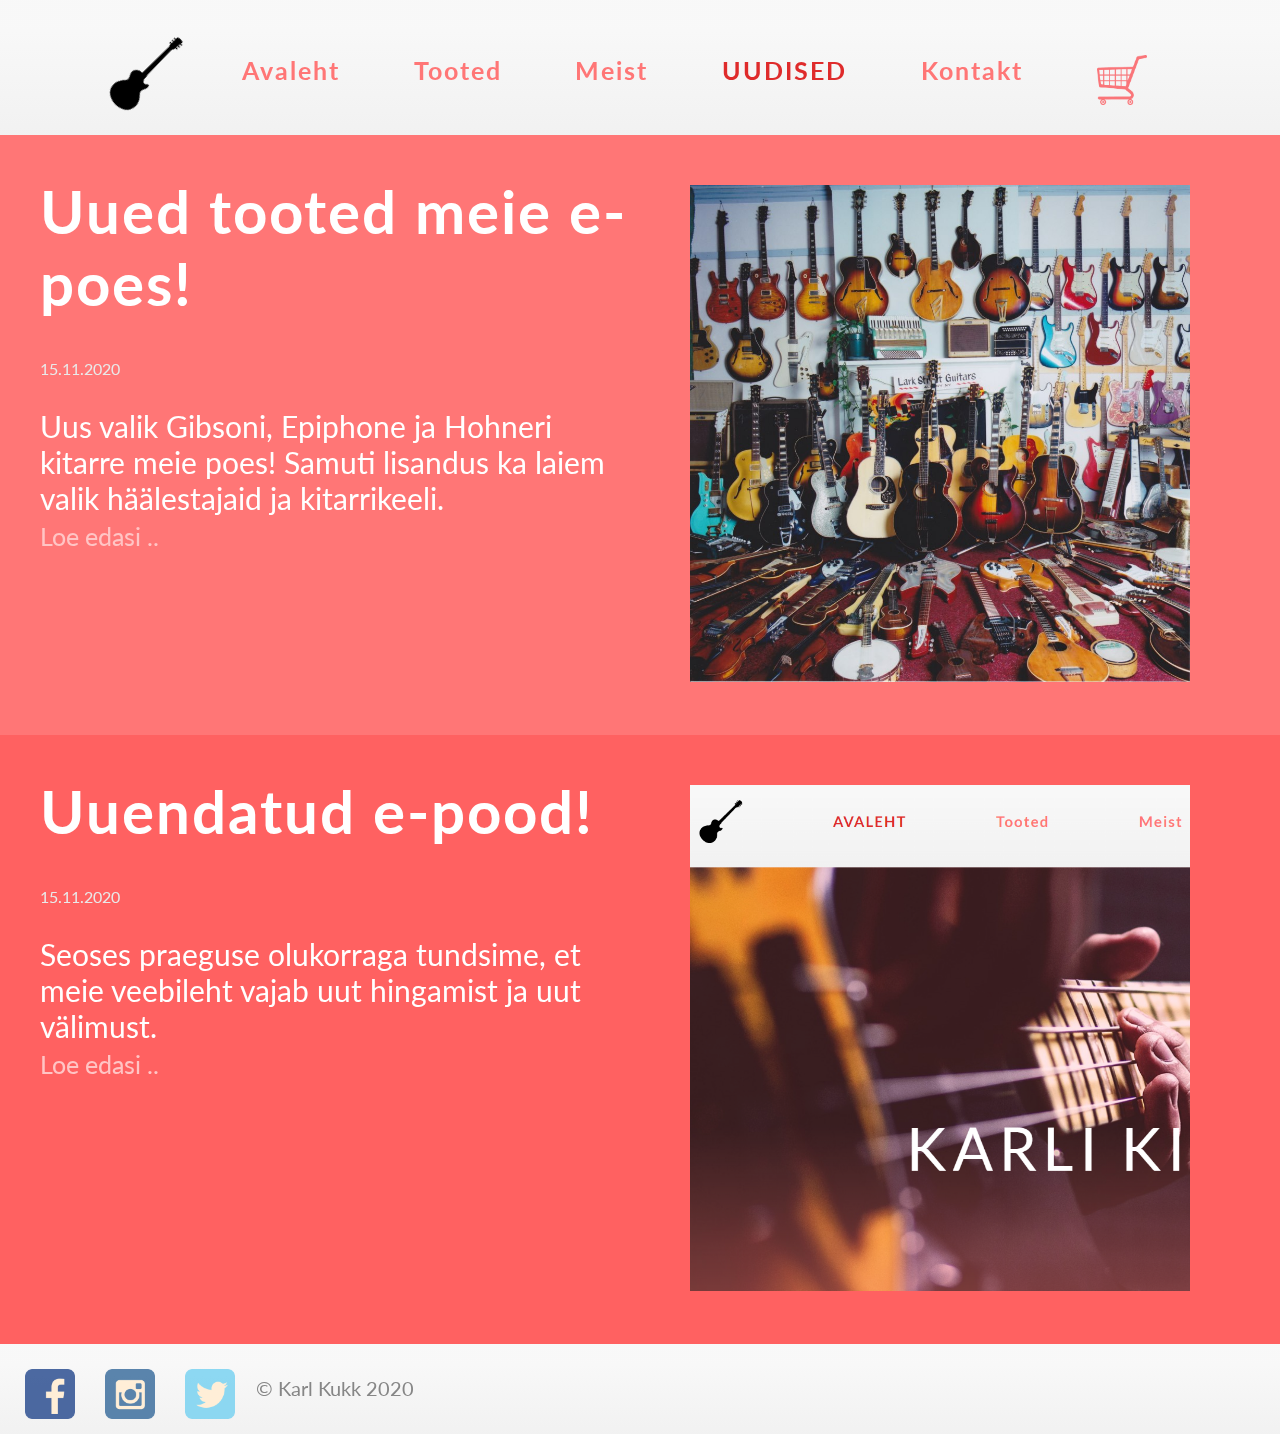
<file: uudised.html>
<!DOCTYPE html>
<html lang="en">
  <head>
    <meta charset="UTF-8" />
    <meta name="viewport" content="width=device-width, initial-scale=1.0" />
    <link rel="stylesheet" href="style.css" />
    <link rel="stylesheet" href="queries.css" />
    <link
      href="https://fonts.googleapis.com/css2?family=Lato:wght@400;700&display=swap"
      rel="stylesheet"
    />
    <title>Karli Kitarrid</title>
  </head>
  <body>
    <header>
      <div class="header-container">
        <div class="header-container__left">
          <object data="Guitar-Silhouette1.svg" type="image/svg+xml" class="svg"></object>
        </div>
        <div class="header-container__right">
          <nav>
            <input id="hamburger" type="checkbox" class="hamburger" />
              <label class="hamburger-icon" for="hamburger">
                <div class="line upper-line"></div>
                <div class="line middle-line"></div>
                <div class="line lower-line"></div>
              </label>
            <ul class="nav-ul">
              <li><a href="index.html">Avaleht</a></li>
              <li><a href="tooted.html">Tooted</a></li>
              <li><a href="tutvustus.html">Meist</a></li>
              <li><a href="uudised.html" class="active">UUDISED</a></li>
              <li><a href="kontakt.html">Kontakt</a></li>
              <li>
                <a href="ostukorv.html"><img src="cart.png" class="cart" /></a>
              </li>
            </ul>
          </nav>
        </div>
      </div>
    </header>
    <main>
      <div class="taust-roosa">
        <div class="container">
          <div class="uudised">
            <div class="uudised-left">
              <h1 class="h1-uudised">Uued tooted meie e-poes!</h1>
              <p class="kuupaev">15.11.2020</p>
              <p class="p-uudised">
                Uus valik Gibsoni, Epiphone ja Hohneri kitarre meie poes! Samuti lisandus ka laiem valik häälestajaid ja kitarrikeeli. 
              </p>
              <a href="#" class="a-uudised">Loe edasi ..</a>
            </div>
            <div class="uudised-right">
              <div class="img-wrapper"><img src="Guitars.jpg" /></div>
            </div>
          </div>
        </div>
      </div>

      <div class="taust-roosa2">
        <div class="container">
          <div class="uudised">
            <div class="uudised-left">
              <h1 class="h1-uudised">Uuendatud e-pood!</h1>
              <p class="kuupaev">15.11.2020</p>
              <p class="p-uudised">
                Seoses praeguse olukorraga tundsime, et meie veebileht vajab uut hingamist ja uut välimust.
              </p>
              <a href="#" class="a-uudised">Loe edasi ..</a>
            </div>
            <div class="uudised-right">
              
              <div class="img-wrapper"><img src="veebileht.png" /></div>
            </div>
          </div>
        </div>
      </div>

      
    </main>
    <footer>
      <div class="footer-left">
        <img src="facebook.png" class="social" />
        <img src="instagram.png" class="social" />
        <img src="twitter.png" class="social" />
      </div>
      <div class="footer-right">
        <p>&copy; Karl Kukk 2020</p>
      </div>
    </footer>
  </body>
</html>
</file>
<file: style.css>
/* --- GLOBAL --- */

* {
  box-sizing: border-box;
}

body {
  margin: 0;
  font-family: "Lato", sans-serif;
}

.container {
  margin: 0 auto;
  width: 1200px;
}

h1 {
  text-align: center;
  font-size: 40px;
  letter-spacing: 2px;
  color: rgb(223, 43, 43);
}

.taust-roosa {
  background-color: rgb(255, 118, 118);
}

.taust-roosa2 {
  background-color: rgb(255, 97, 97);
}

.back {
  text-decoration: none;
  color:  rgb(255, 118, 118);
  font-size: 20px;
  display: block;
  margin-top: 25px;
  transition: 0.2s;
}

.back:hover {
  color: rgb(255, 97, 97);
}

/* --- HEADER --- */

header {
  background: linear-gradient(
    rgba(189, 189, 189, 0.1) 20%,
    rgba(221, 221, 221, 0.4)
  );
}

.header-image {
  height: 70vh;
  background: linear-gradient(
      rgba(255, 0, 43, 0.1) 60%,
      rgba(255, 100, 100, 0.4)
    ),
    url("header.jpg");
  background-position: 50%;
  background-size: cover;
  margin-bottom: 0;
  width: 100%;
}

.header-image-index {
  height: 100%;
  background: linear-gradient(
      rgba(255, 0, 43, 0.1) 60%,
      rgba(255, 100, 100, 0.4)
    ),
    url("header.jpg");
  background-position: 50%;
  background-size: cover;
  margin-bottom: 0;
  width: 100%;
}

.header-image h1,
.header-image-index h1 {
  margin-top: 0;
  padding: 40vh;
  color: white;
  font-size: 100px;
  letter-spacing: 10px;
  font-weight: normal;
  margin-bottom: 0;
}

/* --- SVG --- */

.svg {
  height: 100px;
  width: 100px;
}

/* --- NAV --- */

.header-container__right {
  margin-top: 5vh;
  width: 90%;
}

.header-container__left {
  margin-top: 2.5vh;
  width: 10%;
}

.header-container {
  width: 85%;
  display: flex;
  margin-left: 7.5%;
  height: 15vh;
}

.nav-ul {
  list-style: none;
  display: flex;
  justify-content: space-around;
  padding-left: 0;
  margin: 0 auto;
  font-size: 25px;
  font-weight: normal;
}

ul li {
  padding: 10px 0;
  letter-spacing: 2px;
}

nav a {
  text-decoration: none;
  color: rgb(255, 118, 118);
  font-weight: bold;
  transition: color 200ms;
}

nav a:hover,
.active {
  color: rgb(223, 43, 43);
}

.cart {
  height: 50px;
  width: 50px;
}

/* --- HAMBURGER --- */

.hamburger {
  display: none;
}

.hamburger-icon {
  width: 30px;
  margin: 10px auto 0 auto;
  display: none;
  cursor: pointer;
}

.line {
  height: 4px;
  width: 30px;
  background-color: rgb(247, 169, 182);;
  margin-bottom: 4px;

}


/* --- INDEX --- */

/* --- TUTVUSTUS --- */

.h1-tutvustus {
  color: white;
  text-align: left;
  padding-top: 100px;
  margin-top: 0px;
  font-size: 60px;
  padding-bottom: 50px;
}

.p-tutvustus {
  color: white;
  font-size: 40px;
  padding-bottom: 50px;
  margin-bottom: 0px;
}

.vahe-pilt1,
.vahe-pilt2 {
  height: 35vh;
  background-size: cover;
  margin-bottom: 0;
}

.vahe-pilt1 {
  background: linear-gradient(
      rgba(255, 0, 43, 0.1) 60%,
      rgba(255, 100, 100, 0.4)
    ),
    url("amplifier.jpg");
  background-position: 60%;
}

.vahe-pilt2 {
  background: linear-gradient(
      rgba(255, 0, 43, 0.1) 60%,
      rgba(255, 100, 100, 0.4)
    ),
    url("guitar-3943201_1920.jpg");
  background-position: 60%;
}

/* --- UUDISED --- */

.uudised-left,
.uudised-right {
  width: 50%;
}

.uudised {
  display: flex;
  flex-wrap: wrap;
}

.uudised img {
  object-fit: cover;
  width: 100%;
}

.h1-uudised {
  color: white;
  font-size: 60px;
  text-align: left;
}

.p-uudised {
  color: white;
  font-size: 30px;
  margin-bottom: 5px;
}

.a-uudised {
  text-decoration: none;
  color: rgb(255, 197, 197);
  font-size: 25px;
  transition: 0.2s;
}

.a-uudised:hover {
  color: rgb(255, 255, 255);
}

.img-wrapper {
  flex-basis: 28%;
  margin: 50px 50px;
}

.kuupaev {
  color: rgb(233, 233, 233);
}

/* --- TOOTED --- */

.tooted-content {
  display: flex;
  flex-wrap: wrap;
}

.tooted,
.image-wrapper {
  flex-basis: 28%;
  margin-left: 4%;
  margin-bottom: 4%;
}

.tooted img {
  object-fit: cover;
  width: 100%;
}

.image-wrapper {
  border: 1px solid rgb(206, 206, 206);
  border-radius: 10px;
  padding: 10px 10px;
  transition: 0.2s;
}

.image-wrapper a {
  text-decoration: none;
  color: black;
}

.image-wrapper h2 {
  color: rgb(71, 1, 1);
  text-align: center;
}

select {
  padding: 5px 10px;
  border: 1px solid rgb(206, 206, 206);
  border-radius: 10px;
  margin-bottom: 25px;
  margin-left: 42%;
}

.image-wrapper:hover {
  box-shadow: 0px 0px 5px 5px rgb(206, 206, 206);
}

hr {
  border: 0.1px solid rgb(206, 206, 206);
}

/* --- TOODE --- */

.toode-left,
.toode-right {
  width: 50%;
}

.toode {
  display: flex;
  flex-wrap: wrap;
  margin-bottom: 185px;
}

.toode img {
  object-fit: cover;
  width: 100%;
}

.toode-ul {
  list-style: circle;
}

.toode-right{
  padding-top: 50px;
}

.btn-toode {
  background-color: rgb(255, 118, 118);
  border: none;
  border-radius: 10px;
  padding: 10px 20px;
  color: white;
  font-size: 15px;
  font-weight: bold;
  transition: 0.2s;
}

.btn-toode:hover {
  cursor: pointer;
  background-color:  rgb(255, 97, 97);
  padding: 15px 25px;
}

/* --- OSTUKORV --- */
.ostukorv {
  display: flex;
  margin-top: 50px;
  margin-bottom: 28.5%;
}

.ostukorv-left, 
.ostukorv-right {
  width: 50%;
}

.ostukorv-item {
  padding-left: 10px;
  border: 1px solid rgb(206, 206, 206);
  border-radius: 10px;
  transition: 0.2s;
  margin-bottom: 5px;
}

.ostukorv-hind {
  text-align: right;
  padding-right: 10px;
}

.ostukorv-item:hover {
  box-shadow: 0px 0px 2px 2px rgb(206, 206, 206);
}

.btn-ostukorv {
  background-color: rgb(255, 118, 118);
  border: none;
  border-radius: 10px;
  padding: 5px 10px;
  color: white;
  font-size: 15px;
  font-weight: bold;
  transition: 0.2s;
  margin-bottom: 5px;
}

.btn-ostukorv:hover,
.btn-maksma:hover {
  cursor: pointer;
  background-color:  rgb(255, 97, 97);
}

.ostukorv h3,
.ostukorv label,
.ostukorv input[type="email"] {
  margin-left: 25px;
}

.btn-maksma {
  width: 25%;
  background-color: rgb(255, 118, 118);
  color: white;
  padding: 5px 20px;
  margin: 50px 0;
  border: none;
  border-radius: 4px;
  cursor: pointer;
  font-size: 25px;
  transition: 0.2s;
  margin-left: 25px;
}

/* --- SUCCESS --- */

.success {
  text-align: center;
  margin-top: 25%;
  margin-bottom: 29.5%;
}

.success a {
  text-decoration: none;
  color: rgb(255, 118, 118);
  font-size: 20px;
}

.success a:hover {
  color:  rgb(255, 97, 97);
}

/* --- KONTAKT --- */

.contact-info {
  display: flex;
  padding-top: 100px;
  padding-bottom: 100px;
}

.contact-info__left,
.contact-info__right {
  width: 50%;
}

.contact-info__left {
  font-size: 40px;
  color: white;
}

.contact-info__left table {
  margin: 0 auto;
  line-height: 250%;
}

.contact-info__left table tr td:first-child {
  font-weight: bold;
  text-align: right;
  padding-right: 10px;
}

/* --- FORM --- */

input[type="text"],
input[type="email"],
input[type="tel"] {
  width: 100%;
  padding: 12px 20px;
  margin: 8px 0;
  display: inline-block;
  border: 1px solid #ccc;
  border-radius: 4px;
  box-sizing: border-box;
}

input[type="radio"] {
  margin: 20px 20px;
}

.radio-label {
  display: block;
}

.checkbox-label {
  font-size: 20px;
}

.radio-label label {
  font-size: 20px;
}

form {
  display: block;
  margin-top: 50px;
}

label {
  font-size: 25px;
}

input[type="submit"] {
  width: 100%;
  background-color: rgb(255, 118, 118);
  color: white;
  padding: 14px 20px;
  margin: 50px 0;
  border: none;
  border-radius: 4px;
  cursor: pointer;
  font-size: 25px;
  transition: 0.2s;
}

input[type="submit"]:hover {
  background-color: rgb(255, 97, 97);
}

/* --- FOOTER --- */

footer {
  background: linear-gradient(
    rgba(189, 189, 189, 0.1) 20%,
    rgba(221, 221, 221, 0.4)
  );
  height: 10vh;
  font-size: 20px;
  color: rgb(134, 134, 134);
  display: flex;
}

.footer-left {
  width: 20%;
}

.footer-right {
  width: 80%;
}

footer p {
  padding-top: 3.5vh;
  margin-top: 0px;
}

.social {
  height: 50px;
  margin-left: 25px;
  margin-top: 25px;
}
</file>
<file: queries.css>
@media only screen and (max-width: 1250px) {
    .container {
        width: 95%;
    }

    /* HEADER */

    .header-image h1,
    .header-image-index h1 {
        padding: 40vh 35vh;
        font-size: 90px;
      }

    .tooted .image-wrapper {
        flex-basis: 44%;
        margin-left: 4%;
        margin-bottom: 4%;
    }

    /* KONTAKT */

    .contact-info__left {
        font-size: 35px;
      }

    /* FOOTER */

    .footer-left {
        width: 30%;
      }
      
      .footer-right {
        width: 70%;
      }

}

@media only screen and (max-width: 1000px) {
   
    /* HEADER */

    .header-image h1,
    .header-image-index h1 {
        padding: 35vh 30vh;
        font-size: 90px;
      }

    .header-image {
        height: 60vh;
    }

    /* NAV */

    .nav-ul {
        font-size: 20px;
    }

    /* OSTUKORV */

    .ostukorv {
        display: block;
    }

    .ostukorv-left,
    .ostukorv-right {
        width: 100%;
    }

    .ostukorv h3,
    .ostukorv label,
    .ostukorv input[type="email"] {
        margin-left: 0px;
    }

    /* KONTAKT */

    .contact-info {
        display: block;
      }

    .contact-info__left,
    .contact-info__right {
        width: 100%;
    }

    iframe {
        width: 100%
    }
}



@media only screen and (max-width: 850px) {
    /* HEADER */

    .header-image h1,
    .header-image-index h1 {
        padding: 35vh 25vh;
        font-size: 80px;
      }
    

    /* --- TOOTED --- */
    
    .tooted .image-wrapper {
        flex-basis: 88%;
        margin-left: 4%;
        margin-bottom: 4%;
    }

    /* TOODE */

    .toode {
        display: block;
    }

    .toode-left,
    .toode-right {
        width: 100%;
    }

    /* UUDISED */

    .uudised-right {
        display: none;
    }

    .uudised-left {
        width: 100%;
    }

    /* FOOTER */

    .footer-left {
        width: 40%;
      }
      
      .footer-right {
        width: 60%;
      }
    
    /* HAMBURGER NAVIGATION */
    
    .hamburger {
        display: block;
        opacity: 0;
    }

    .hamburger-icon {
        display: block;
    }

    .nav-ul {
        display: none;
        background-color: rgba(49, 49, 49, 0.9);
        margin-top: 50px;
        border-radius: 10px;

    }

    .hamburger:checked ~ ul {
        display: flex;
        flex-direction: column;
        align-items: center;
        padding-top: 10px;
    }

    .line {
        transition: all 0.2;
    }

    .hamburger:checked ~ .hamburger-icon .line {
        transition: all 0.2s;
    }

    .hamburger:checked ~ .hamburger-icon .upper-line {
        transform: rotate(45deg) translate(7px, 6px);
    }

    .hamburger:checked ~ .hamburger-icon .middle-line {
        opacity: 0;
    }

    .hamburger:checked ~ .hamburger-icon .lower-line {
        transform: rotate(-45deg) translate(5px, -5px);
    }

    @media only screen and (max-width: 750px) {
        
    /* HEADER */

    .header-image h1,
    .header-image-index h1 {
        padding: 30vh 20vh;
        font-size: 70px;
      }
    
      .header-image {
        height: 50vh;
    }

    /* TUTVUSTUS */

    .h1-tutvustus {
        font-size: 50px;
      }
      
      .p-tutvustus {
        font-size: 30px;
      }

    }
    
    
    @media only screen and (max-width: 600px) {
    
    /* HEADER */

    .header-image h1,
    .header-image-index h1 {
        padding: 30vh 10vh;
        font-size: 60px;
      }
        

    /* FOOTER */

    .footer-left {
        width: 50%;
      }
      
      .footer-right {
        width: 50%;
      }

    }
</file>
